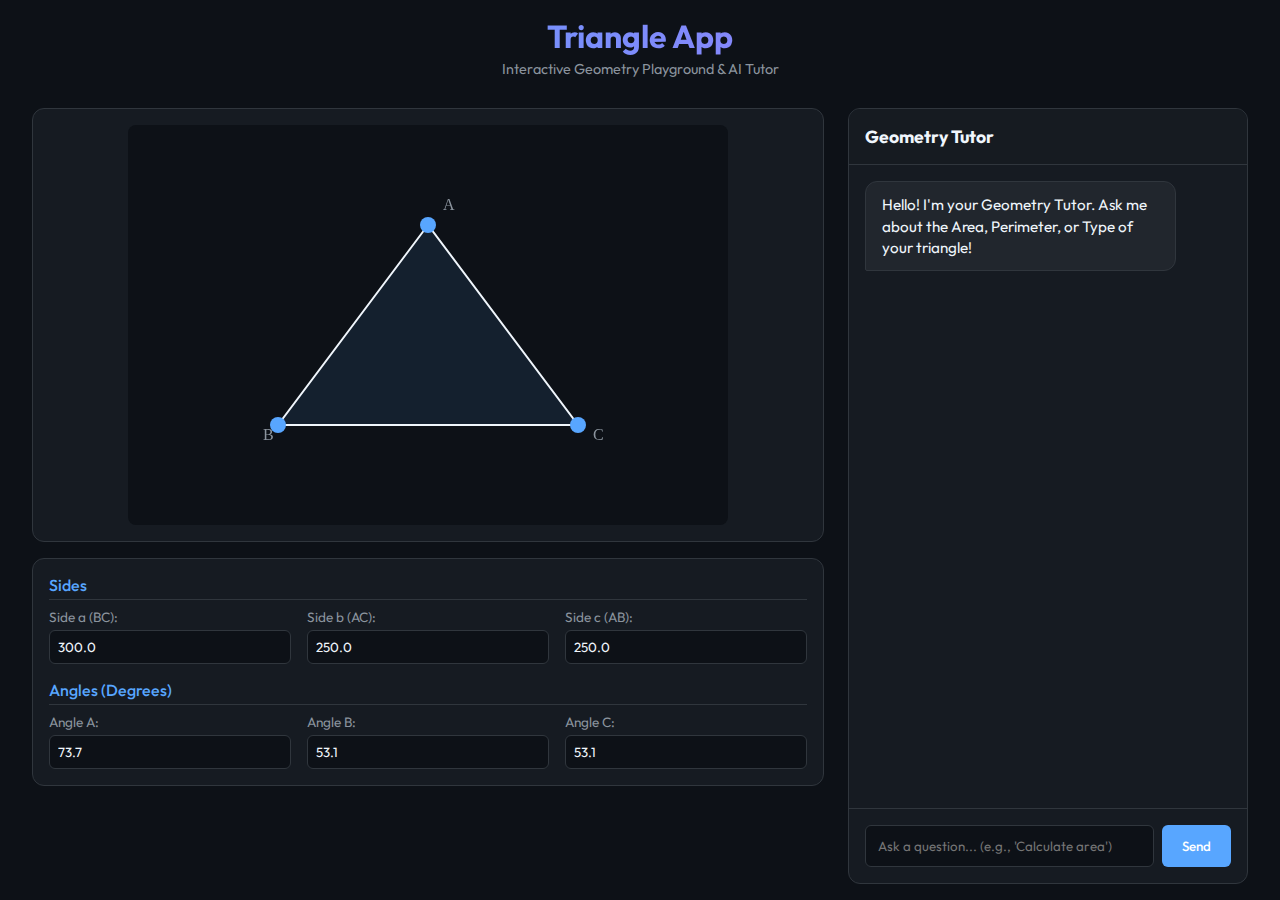
<file: index.html>
<!DOCTYPE html>
<html lang="en">

<head>
    <meta charset="UTF-8">
    <meta name="viewport" content="width=device-width, initial-scale=1.0">
    <title>Triangle App & AI Tutor</title>
    <link rel="stylesheet" href="static/style.css">
    <link rel="preconnect" href="https://fonts.googleapis.com">
    <link rel="preconnect" href="https://fonts.gstatic.com" crossorigin>
    <link href="https://fonts.googleapis.com/css2?family=Outfit:wght@300;500;700&display=swap" rel="stylesheet">
</head>

<body>
    <div class="app-container">
        <header>
            <h1>Triangle App</h1>
            <p>Interactive Geometry Playground & AI Tutor</p>
        </header>

        <main class="main-content">
            <!-- Left Column: Geometry -->
            <section class="geometry-section">
                <div class="canvas-container">
                    <canvas id="triangleCanvas" width="600" height="400"></canvas>
                </div>

                <div class="controls">
                    <div class="control-group">
                        <h3>Sides</h3>
                        <div class="input-row">
                            <label>Side a (BC): <input type="number" id="sideA" step="1"></label>
                            <label>Side b (AC): <input type="number" id="sideB" step="1"></label>
                            <label>Side c (AB): <input type="number" id="sideC" step="1"></label>
                        </div>
                    </div>
                    <div class="control-group">
                        <h3>Angles (Degrees)</h3>
                        <div class="input-row">
                            <label>Angle A: <input type="number" id="angleA" step="0.1" readonly></label>
                            <label>Angle B: <input type="number" id="angleB" step="0.1" readonly></label>
                            <label>Angle C: <input type="number" id="angleC" step="0.1" readonly></label>
                        </div>
                    </div>
                </div>
            </section>

            <!-- Right Column: Chat -->
            <section class="chat-section">
                <div class="chat-container">
                    <div class="chat-header">
                        <h3>Geometry Tutor</h3>
                    </div>
                    <div class="chat-messages" id="chatMessages">
                        <div class="message bot">
                            <div class="bubble">
                                Hello! I'm your Geometry Tutor. Ask me about the Area, Perimeter, or Type of your
                                triangle!
                            </div>
                        </div>
                    </div>
                    <div class="chat-input-area">
                        <input type="text" id="chatInput" placeholder="Ask a question... (e.g., 'Calculate area')">
                        <button id="sendMessage">Send</button>
                    </div>
                </div>
            </section>
        </main>
    </div>
    <script src="static/script.js"></script>
</body>

</html>
</file>
<file: static/style.css>
:root {
    --bg-color: #0d1117;
    --card-bg: #161b22;
    --text-primary: #f0f6fc;
    --text-secondary: #8b949e;
    --accent-color: #58a6ff;
    --border-color: #30363d;
    --chat-user-bg: #1f6feb;
    --chat-bot-bg: #21262d;
    --font-family: 'Outfit', sans-serif;
}

body {
    margin: 0;
    padding: 0;
    font-family: var(--font-family);
    background-color: var(--bg-color);
    color: var(--text-primary);
    display: flex;
    justify-content: center;
    height: 100vh;
    /* Full viewport height */
    overflow: hidden;
    /* Prevent body scroll */
}

.app-container {
    width: 100%;
    max-width: 1400px;
    padding: 1rem 2rem;
    display: flex;
    flex-direction: column;
    height: 100%;
    box-sizing: border-box;
}

header {
    text-align: center;
    margin-bottom: 1rem;
    flex-shrink: 0;
}

header h1 {
    font-size: 2rem;
    margin: 0;
    background: linear-gradient(90deg, #58a6ff, #a371f7);
    -webkit-background-clip: text;
    background-clip: text;
    -webkit-text-fill-color: transparent;
}

header p {
    color: var(--text-secondary);
    margin-top: 0.25rem;
    font-size: 0.9rem;
}

.main-content {
    display: grid;
    grid-template-columns: 1fr 400px;
    /* Canvas takes space, chat is fixed width */
    gap: 1.5rem;
    flex: 1;
    min-height: 0;
    /* Required for nested scroll */
}

/* Left Column */
.geometry-section {
    display: flex;
    flex-direction: column;
    gap: 1rem;
    overflow-y: auto;
}

.canvas-container {
    background-color: var(--card-bg);
    border: 1px solid var(--border-color);
    border-radius: 12px;
    padding: 1rem;
    display: flex;
    justify-content: center;
    align-items: center;
    min-height: 400px;
}

canvas {
    background: #0d1117;
    border-radius: 8px;
    cursor: crosshair;
    max-width: 100%;
}

.controls {
    background-color: var(--card-bg);
    border: 1px solid var(--border-color);
    border-radius: 12px;
    padding: 1rem;
    display: flex;
    flex-direction: column;
    gap: 1rem;
}

.control-group h3 {
    margin: 0 0 0.5rem 0;
    font-weight: 500;
    color: var(--accent-color);
    border-bottom: 1px solid var(--border-color);
    padding-bottom: 0.25rem;
    font-size: 1rem;
}

.input-row {
    display: flex;
    gap: 1rem;
    flex-wrap: wrap;
}

label {
    display: flex;
    flex-direction: column;
    gap: 0.25rem;
    font-size: 0.85rem;
    color: var(--text-secondary);
    flex: 1;
}

input[type="number"] {
    background-color: var(--bg-color);
    border: 1px solid var(--border-color);
    color: var(--text-primary);
    padding: 0.5rem;
    border-radius: 6px;
    font-family: var(--font-family);
    width: 100%;
    box-sizing: border-box;
}

input[type="number"]:focus {
    outline: none;
    border-color: var(--accent-color);
}

/* Right Column: Chat */
.chat-section {
    display: flex;
    flex-direction: column;
    height: 100%;
}

.chat-container {
    background-color: var(--card-bg);
    border: 1px solid var(--border-color);
    border-radius: 12px;
    display: flex;
    flex-direction: column;
    height: 100%;
    overflow: hidden;
}

.chat-header {
    background-color: rgba(22, 27, 34, 0.95);
    padding: 1rem;
    border-bottom: 1px solid var(--border-color);
}

.chat-header h3 {
    margin: 0;
    color: var(--text-primary);
    font-size: 1.1rem;
}

.chat-messages {
    flex: 1;
    overflow-y: auto;
    padding: 1rem;
    display: flex;
    flex-direction: column;
    gap: 1rem;
}

.message {
    display: flex;
    flex-direction: column;
    max-width: 85%;
}

.message.user {
    align-self: flex-end;
    align-items: flex-end;
}

.message.bot {
    align-self: flex-start;
    align-items: flex-start;
}

.bubble {
    padding: 0.75rem 1rem;
    border-radius: 12px;
    font-size: 0.95rem;
    line-height: 1.4;
}

.message.user .bubble {
    background-color: var(--chat-user-bg);
    color: #fff;
    border-bottom-right-radius: 2px;
}

.message.bot .bubble {
    background-color: var(--chat-bot-bg);
    border: 1px solid var(--border-color);
    border-bottom-left-radius: 2px;
}

.steps-list {
    margin-top: 0.5rem;
    padding-left: 1.2rem;
    font-size: 0.85rem;
    color: var(--text-secondary);
}

.rule-box {
    margin-top: 0.5rem;
    font-size: 0.8rem;
    font-style: italic;
    color: var(--accent-color);
    background: rgba(88, 166, 255, 0.1);
    padding: 0.5rem;
    border-radius: 6px;
}

.chat-input-area {
    padding: 1rem;
    border-top: 1px solid var(--border-color);
    display: flex;
    gap: 0.5rem;
}

input[type="text"] {
    flex: 1;
    background-color: var(--bg-color);
    border: 1px solid var(--border-color);
    color: var(--text-primary);
    padding: 0.75rem;
    border-radius: 6px;
    font-family: var(--font-family);
}

input[type="text"]:focus {
    outline: none;
    border-color: var(--accent-color);
}

button {
    background-color: var(--accent-color);
    color: #fff;
    border: none;
    padding: 0 1.25rem;
    border-radius: 6px;
    cursor: pointer;
    font-family: var(--font-family);
    font-weight: 500;
    transition: background-color 0.2s;
}

button:hover {
    background-color: #3a8cf0;
}
</file>
